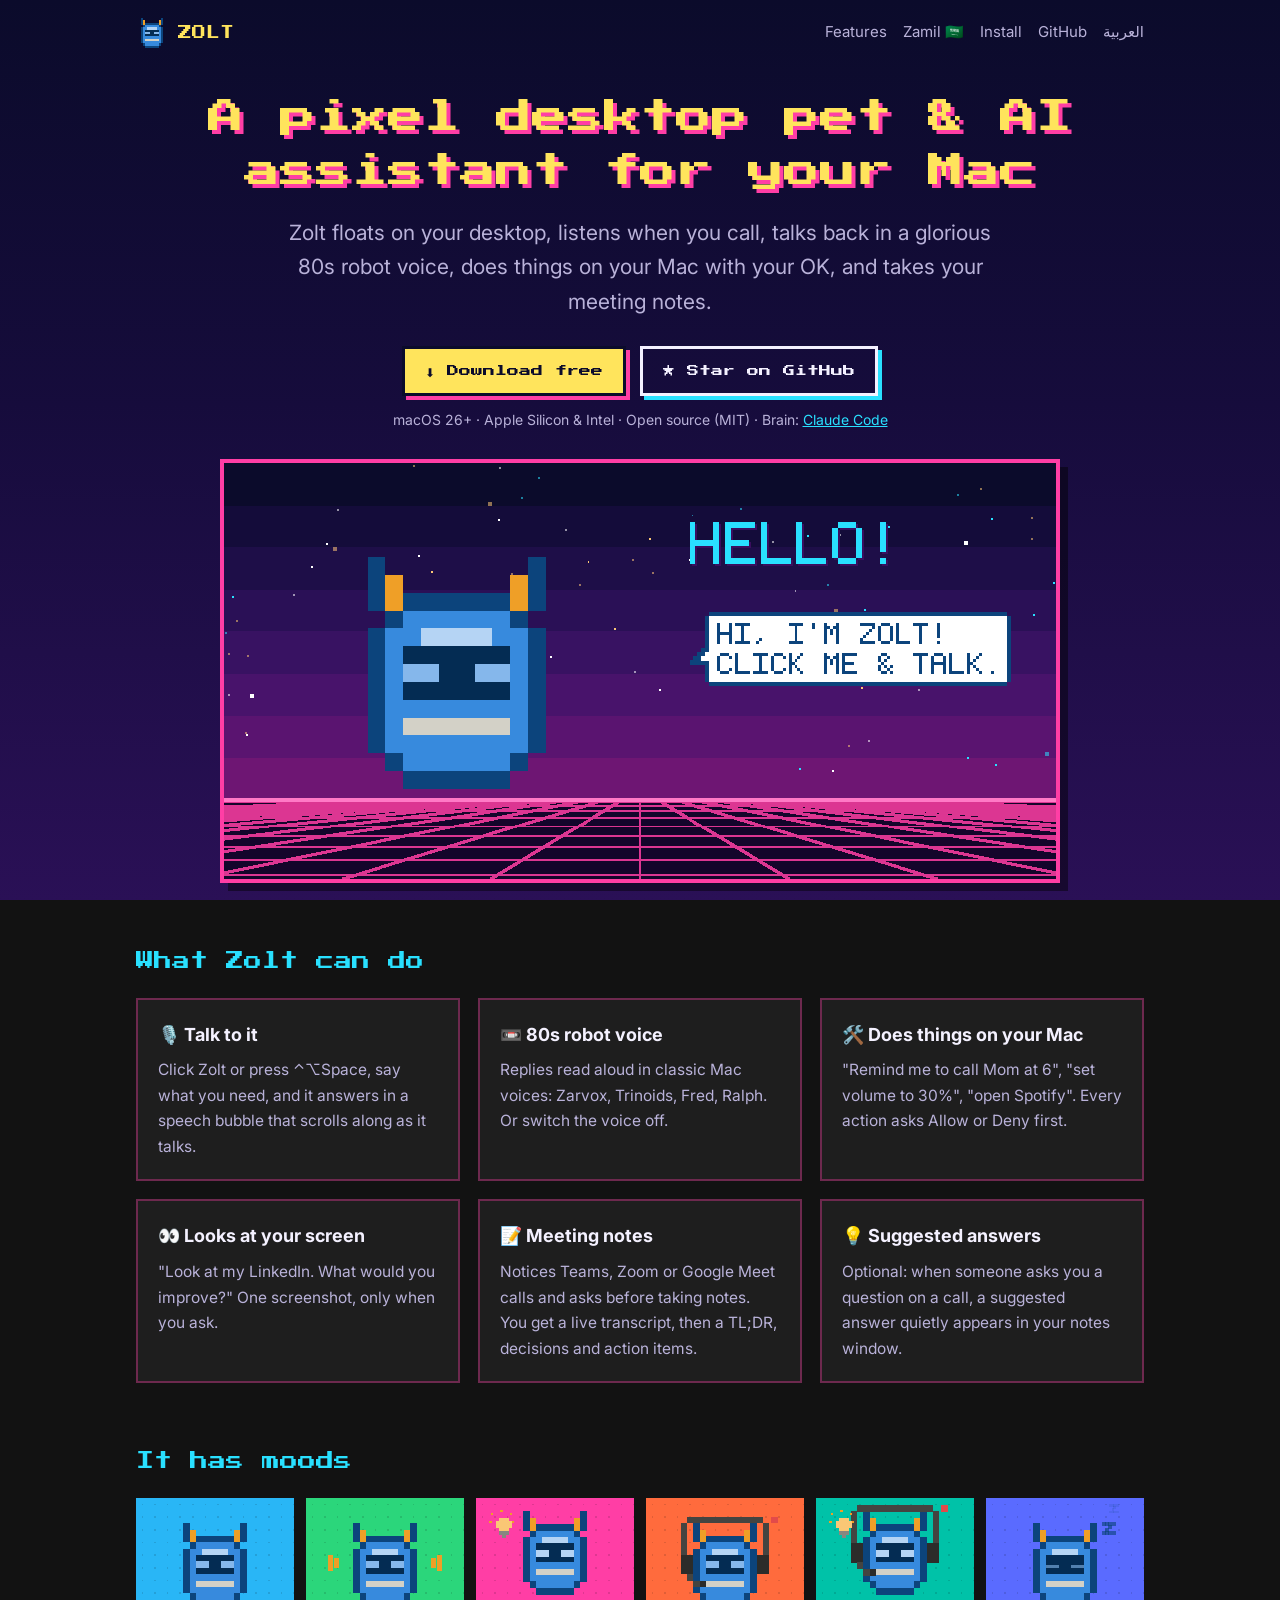
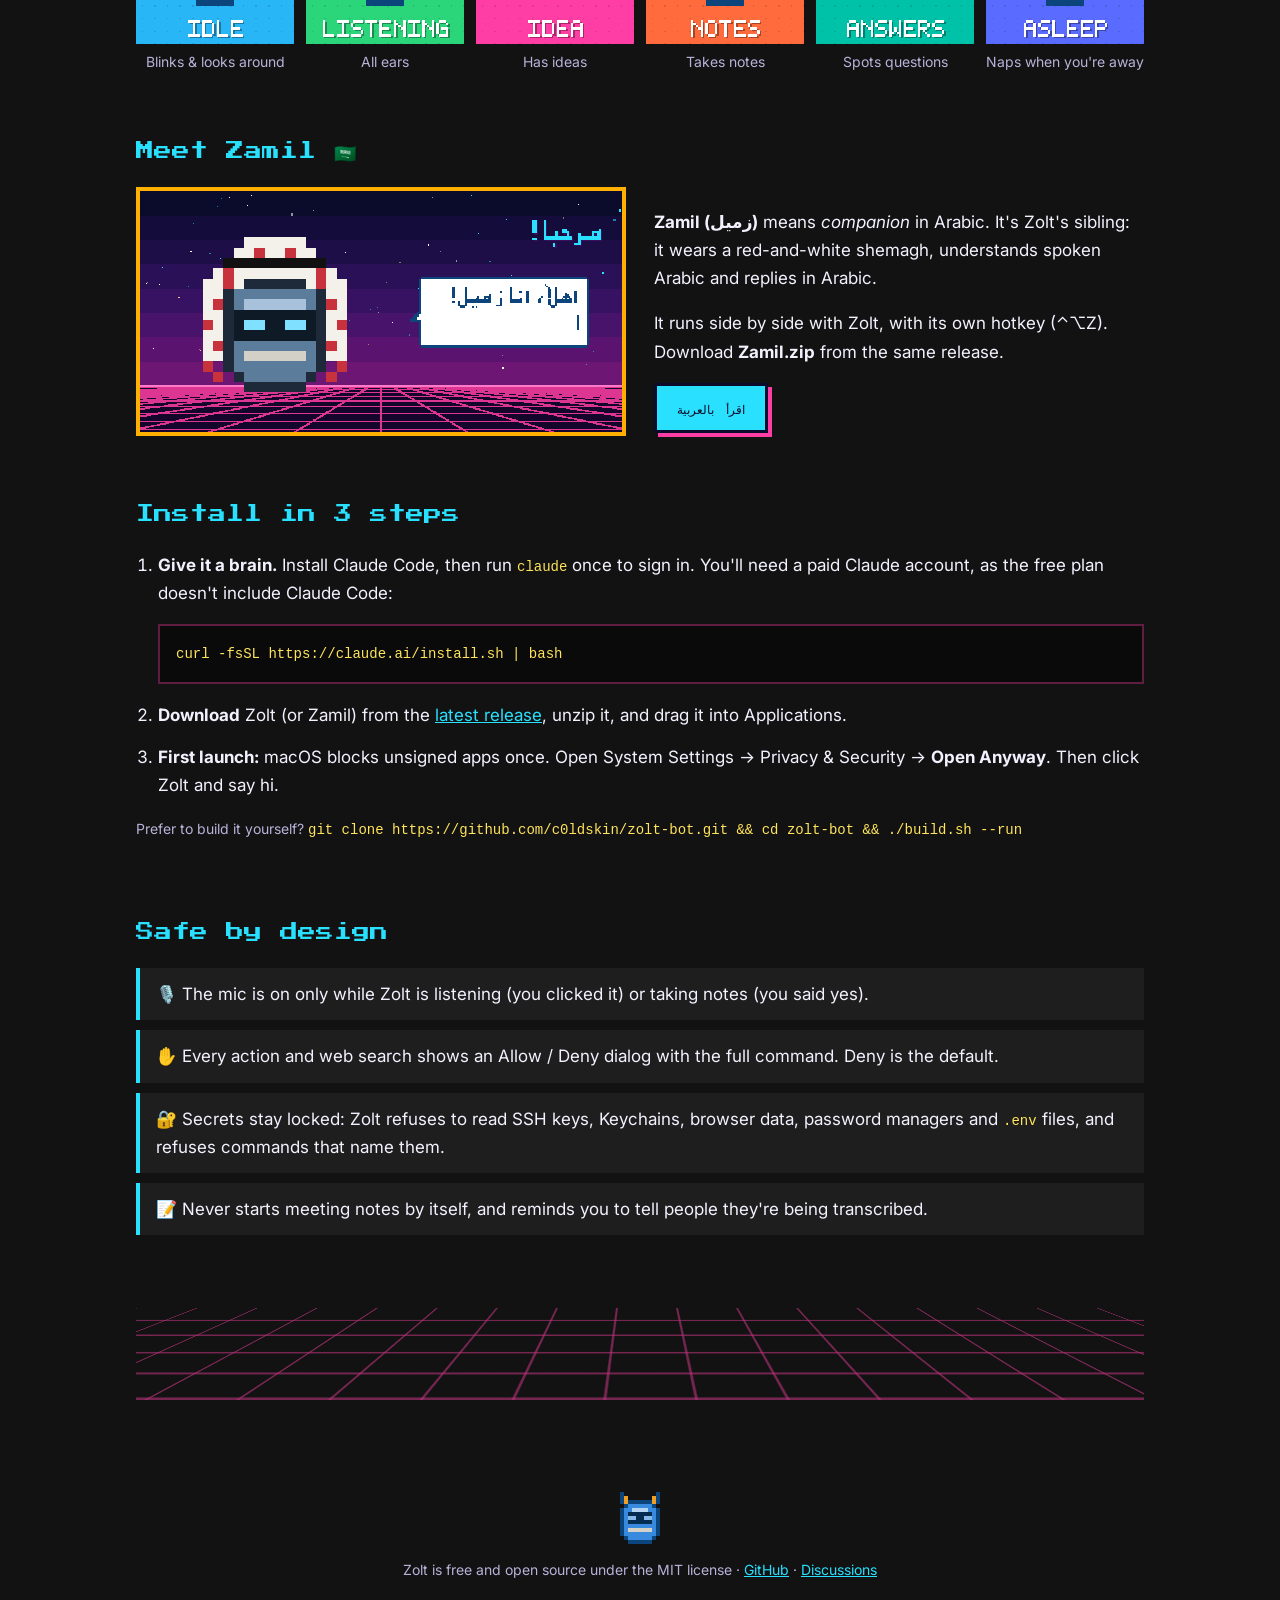
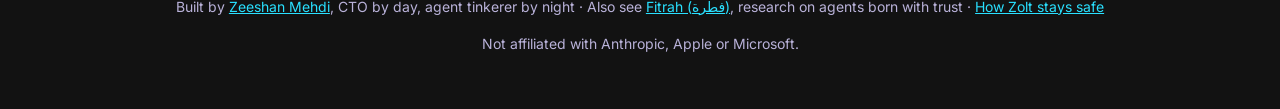
<file: docs/index.html>
<!doctype html>
<html lang="en">
<head>
  <meta charset="utf-8">
  <meta name="viewport" content="width=device-width, initial-scale=1">
  <title>Zolt: Pixel Desktop Pet &amp; AI Voice Assistant for macOS</title>
  <meta name="description" content="Zolt is a free, open-source pixel desktop pet and AI voice assistant for Mac. It talks in an 80s robot voice, does things on your Mac with your OK, and takes Teams, Zoom and Google Meet notes. Arabic version: Zamil.">
  <link rel="canonical" href="https://c0ldskin.github.io/zolt-bot/">
  <link rel="alternate" hreflang="en" href="https://c0ldskin.github.io/zolt-bot/">
  <link rel="alternate" hreflang="ar" href="https://c0ldskin.github.io/zolt-bot/ar/">
  <link rel="alternate" hreflang="x-default" href="https://c0ldskin.github.io/zolt-bot/">
  <meta property="og:type" content="website">
  <meta property="og:title" content="Zolt: a pixel desktop pet & AI assistant for macOS">
  <meta property="og:description" content="Talks in an 80s robot voice, does things on your Mac (with your OK) and takes your meeting notes. Free and open source.">
  <meta property="og:image" content="https://c0ldskin.github.io/zolt-bot/assets/banner.png">
  <meta property="og:url" content="https://c0ldskin.github.io/zolt-bot/">
  <meta name="twitter:card" content="summary_large_image">
  <meta name="theme-color" content="#0b0b2b">
  <link rel="icon" href="assets/zolt.png">
  <link rel="preconnect" href="https://fonts.googleapis.com">
  <link rel="preconnect" href="https://fonts.gstatic.com" crossorigin>
  <link href="https://fonts.googleapis.com/css2?family=Inter:wght@400;600;700&family=Press+Start+2P&display=swap" rel="stylesheet">
  <link rel="stylesheet" href="style.css">
  <script type="application/ld+json">
  {
    "@context": "https://schema.org",
    "@type": "SoftwareApplication",
    "name": "Zolt",
    "alternateName": "Zamil",
    "description": "A pixel desktop pet and AI voice assistant for macOS that talks, does things on your Mac with your permission, and takes meeting notes.",
    "applicationCategory": "UtilitiesApplication",
    "operatingSystem": "macOS 26 or later",
    "offers": { "@type": "Offer", "price": "0", "priceCurrency": "USD" },
    "downloadUrl": "https://github.com/c0ldskin/zolt-bot/releases/latest",
    "image": "https://c0ldskin.github.io/zolt-bot/assets/banner.png",
    "license": "https://opensource.org/licenses/MIT",
    "inLanguage": ["en", "ar"]
  }
  </script>
</head>
<body>
<div class="wrap">
  <nav>
    <a class="brand" href="./"><img src="assets/zolt.png" alt="">ZOLT</a>
    <div class="links">
      <a href="#features">Features</a>
      <a href="#zamil">Zamil 🇸🇦</a>
      <a href="#install">Install</a>
      <a href="https://github.com/c0ldskin/zolt-bot">GitHub</a>
      <a href="ar/" hreflang="ar" lang="ar">العربية</a>
    </div>
  </nav>

  <header class="hero">
    <h1>A pixel desktop pet &amp; AI assistant for your Mac</h1>
    <p class="tag">Zolt floats on your desktop, listens when you call, talks back in a glorious 80s robot voice, does things on your Mac with your OK, and takes your meeting notes.</p>
    <div class="buttons">
      <a class="btn" href="https://github.com/c0ldskin/zolt-bot/releases/latest">⬇ Download free</a>
      <a class="btn ghost" href="https://github.com/c0ldskin/zolt-bot">★ Star on GitHub</a>
    </div>
    <p class="note">macOS 26+ · Apple Silicon &amp; Intel · Open source (MIT) · Brain: <a href="https://claude.com/claude-code">Claude Code</a></p>
    <img class="shot" src="assets/hero.gif" width="840" height="420" alt="Zolt saying hi, listening, thinking, talking, having an idea, taking meeting notes and napping">
  </header>

  <section id="features">
    <h2>What Zolt can do</h2>
    <div class="grid">
      <div class="card"><h3>🎙️ Talk to it</h3><p>Click Zolt or press ⌃⌥Space, say what you need, and it answers in a speech bubble that scrolls along as it talks.</p></div>
      <div class="card"><h3>📼 80s robot voice</h3><p>Replies read aloud in classic Mac voices: Zarvox, Trinoids, Fred, Ralph. Or switch the voice off.</p></div>
      <div class="card"><h3>🛠️ Does things on your Mac</h3><p>"Remind me to call Mom at 6", "set volume to 30%", "open Spotify". Every action asks Allow or Deny first.</p></div>
      <div class="card"><h3>👀 Looks at your screen</h3><p>"Look at my LinkedIn. What would you improve?" One screenshot, only when you ask.</p></div>
      <div class="card"><h3>📝 Meeting notes</h3><p>Notices Teams, Zoom or Google Meet calls and asks before taking notes. You get a live transcript, then a TL;DR, decisions and action items.</p></div>
      <div class="card"><h3>💡 Suggested answers</h3><p>Optional: when someone asks you a question on a call, a suggested answer quietly appears in your notes window.</p></div>
    </div>
  </section>

  <section>
    <h2>It has moods</h2>
    <div class="moods">
      <figure><img src="assets/mood-idle.gif" width="200" height="184" alt="Zolt idle, blinking"><figcaption>Blinks &amp; looks around</figcaption></figure>
      <figure><img src="assets/mood-listening.gif" width="200" height="184" alt="Zolt listening"><figcaption>All ears</figcaption></figure>
      <figure><img src="assets/mood-idea.gif" width="200" height="184" alt="Zolt with an idea"><figcaption>Has ideas</figcaption></figure>
      <figure><img src="assets/mood-notes.gif" width="200" height="184" alt="Zolt taking meeting notes"><figcaption>Takes notes</figcaption></figure>
      <figure><img src="assets/mood-answers.gif" width="200" height="184" alt="Zolt suggesting an answer"><figcaption>Spots questions</figcaption></figure>
      <figure><img src="assets/mood-asleep.gif" width="200" height="184" alt="Zolt napping"><figcaption>Naps when you're away</figcaption></figure>
    </div>
  </section>

  <section id="zamil">
    <h2>Meet Zamil 🇸🇦</h2>
    <div class="duo">
      <img src="assets/zamil-hero.gif" width="840" height="420" alt="Zamil, Zolt's Arabic-speaking sibling, in a shemagh and agal">
      <div>
        <p><strong>Zamil (زميل)</strong> means <em>companion</em> in Arabic. It's Zolt's sibling: it wears a red-and-white shemagh, understands spoken Arabic and replies in Arabic.</p>
        <p>It runs side by side with Zolt, with its own hotkey (⌃⌥Z). Download <strong>Zamil.zip</strong> from the same release.</p>
        <div class="buttons" style="justify-content:flex-start"><a class="btn alt" href="ar/" hreflang="ar">اقرأ بالعربية</a></div>
      </div>
    </div>
  </section>

  <section id="install">
    <h2>Install in 3 steps</h2>
    <ol class="steps">
      <li><strong>Give it a brain.</strong> Install Claude Code, then run <code>claude</code> once to sign in. You'll need a paid Claude account, as the free plan doesn't include Claude Code:
        <pre><code>curl -fsSL https://claude.ai/install.sh | bash</code></pre></li>
      <li><strong>Download</strong> Zolt (or Zamil) from the <a href="https://github.com/c0ldskin/zolt-bot/releases/latest">latest release</a>, unzip it, and drag it into Applications.</li>
      <li><strong>First launch:</strong> macOS blocks unsigned apps once. Open System Settings → Privacy &amp; Security → <strong>Open Anyway</strong>. Then click Zolt and say hi.</li>
    </ol>
    <p class="note">Prefer to build it yourself? <code>git clone https://github.com/c0ldskin/zolt-bot.git &amp;&amp; cd zolt-bot &amp;&amp; ./build.sh --run</code></p>
  </section>

  <section>
    <h2>Safe by design</h2>
    <ul class="safe">
      <li>🎙️ The mic is on only while Zolt is listening (you clicked it) or taking notes (you said yes).</li>
      <li>✋ Every action and web search shows an Allow / Deny dialog with the full command. Deny is the default.</li>
      <li>🔐 Secrets stay locked: Zolt refuses to read SSH keys, Keychains, browser data, password managers and <code>.env</code> files, and refuses commands that name them.</li>
      <li>📝 Never starts meeting notes by itself, and reminds you to tell people they're being transcribed.</li>
    </ul>
  </section>

  <div class="floor" aria-hidden="true"><div class="grid-floor"></div></div>
  <footer>
    <img src="assets/zolt.png" width="56" height="52" alt="">
    <p>Zolt is free and open source under the MIT license · <a href="https://github.com/c0ldskin/zolt-bot">GitHub</a> · <a href="https://github.com/c0ldskin/zolt-bot/discussions">Discussions</a></p>
    <p>Built by <a href="https://github.com/c0ldskin">Zeeshan Mehdi</a>, CTO by day, agent tinkerer by night · Also see <a href="https://c0ldskin.github.io/fitrah/">Fitrah (فطرة)</a>, research on agents born with trust · <a href="https://github.com/c0ldskin/zolt-bot/blob/main/SAFETY.md">How Zolt stays safe</a></p>
    <p>Not affiliated with Anthropic, Apple or Microsoft.</p>
  </footer>
</div>
</body>
</html>
</file>
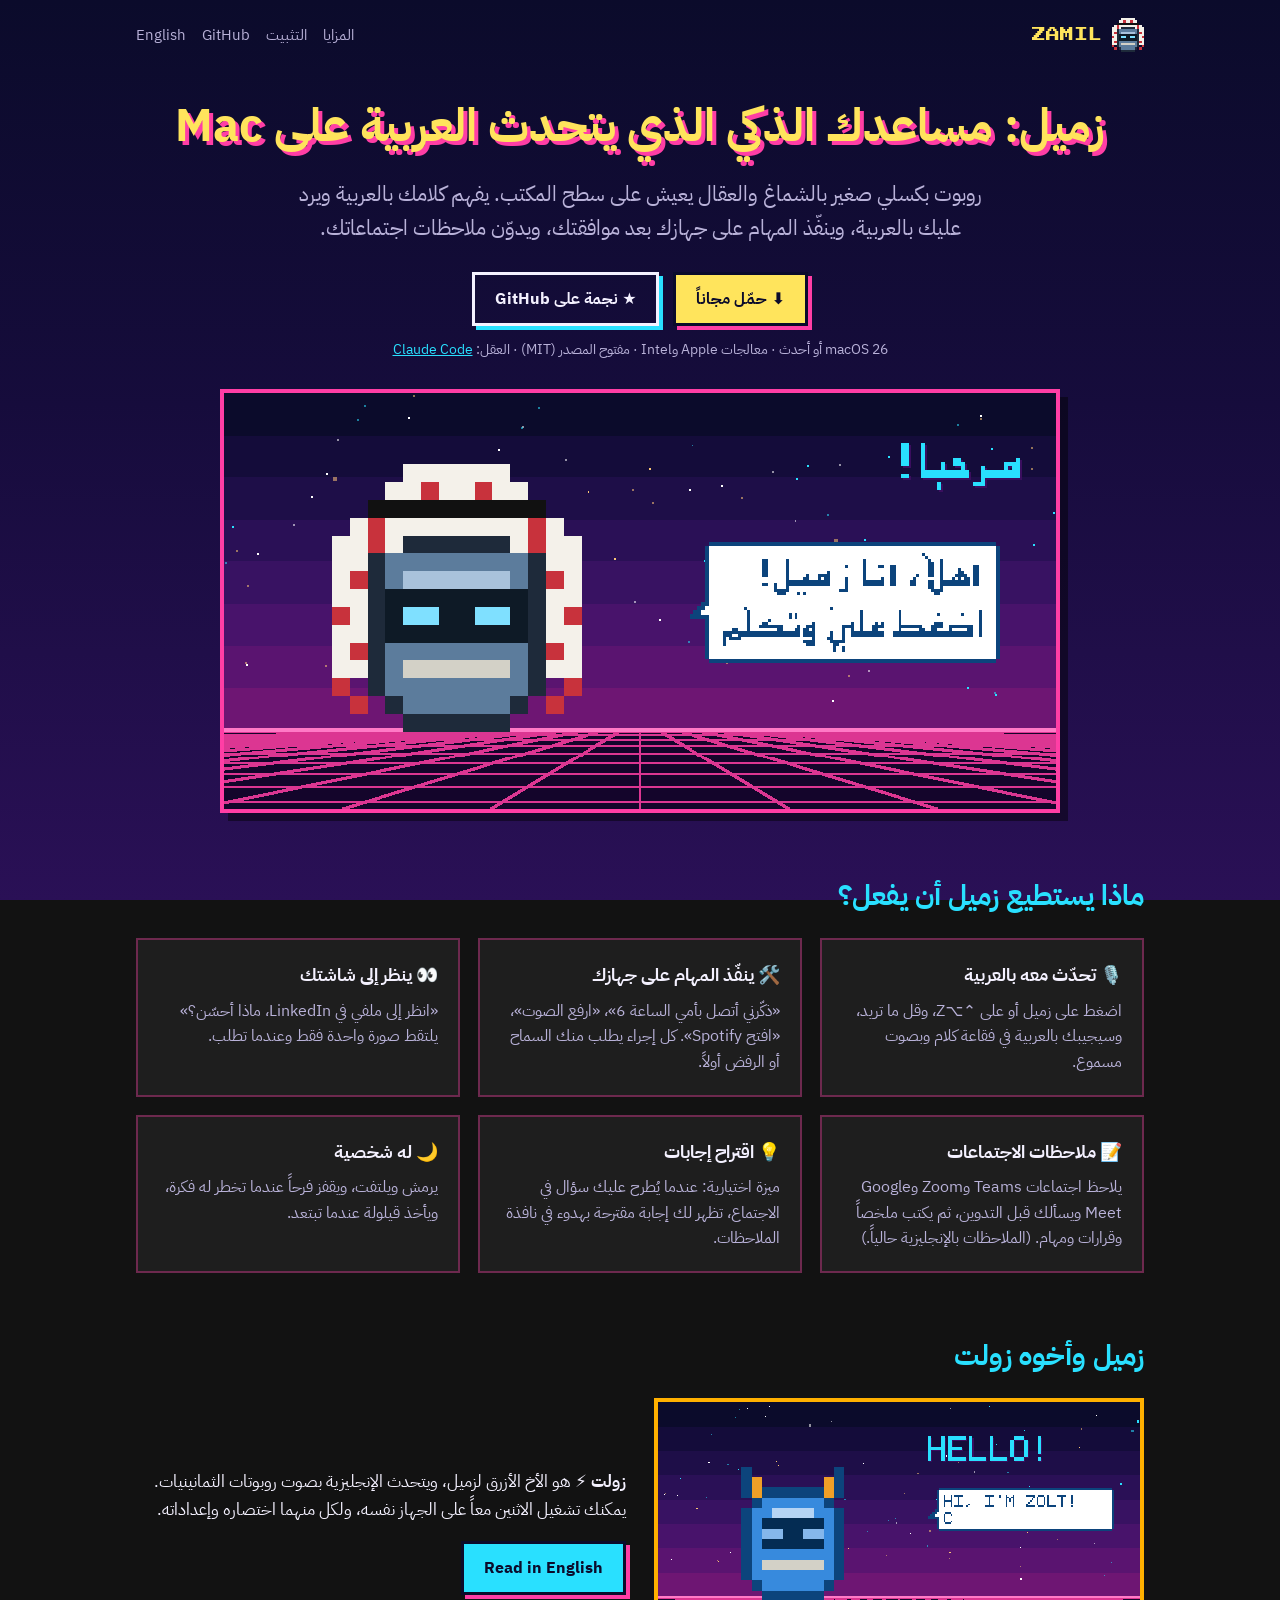
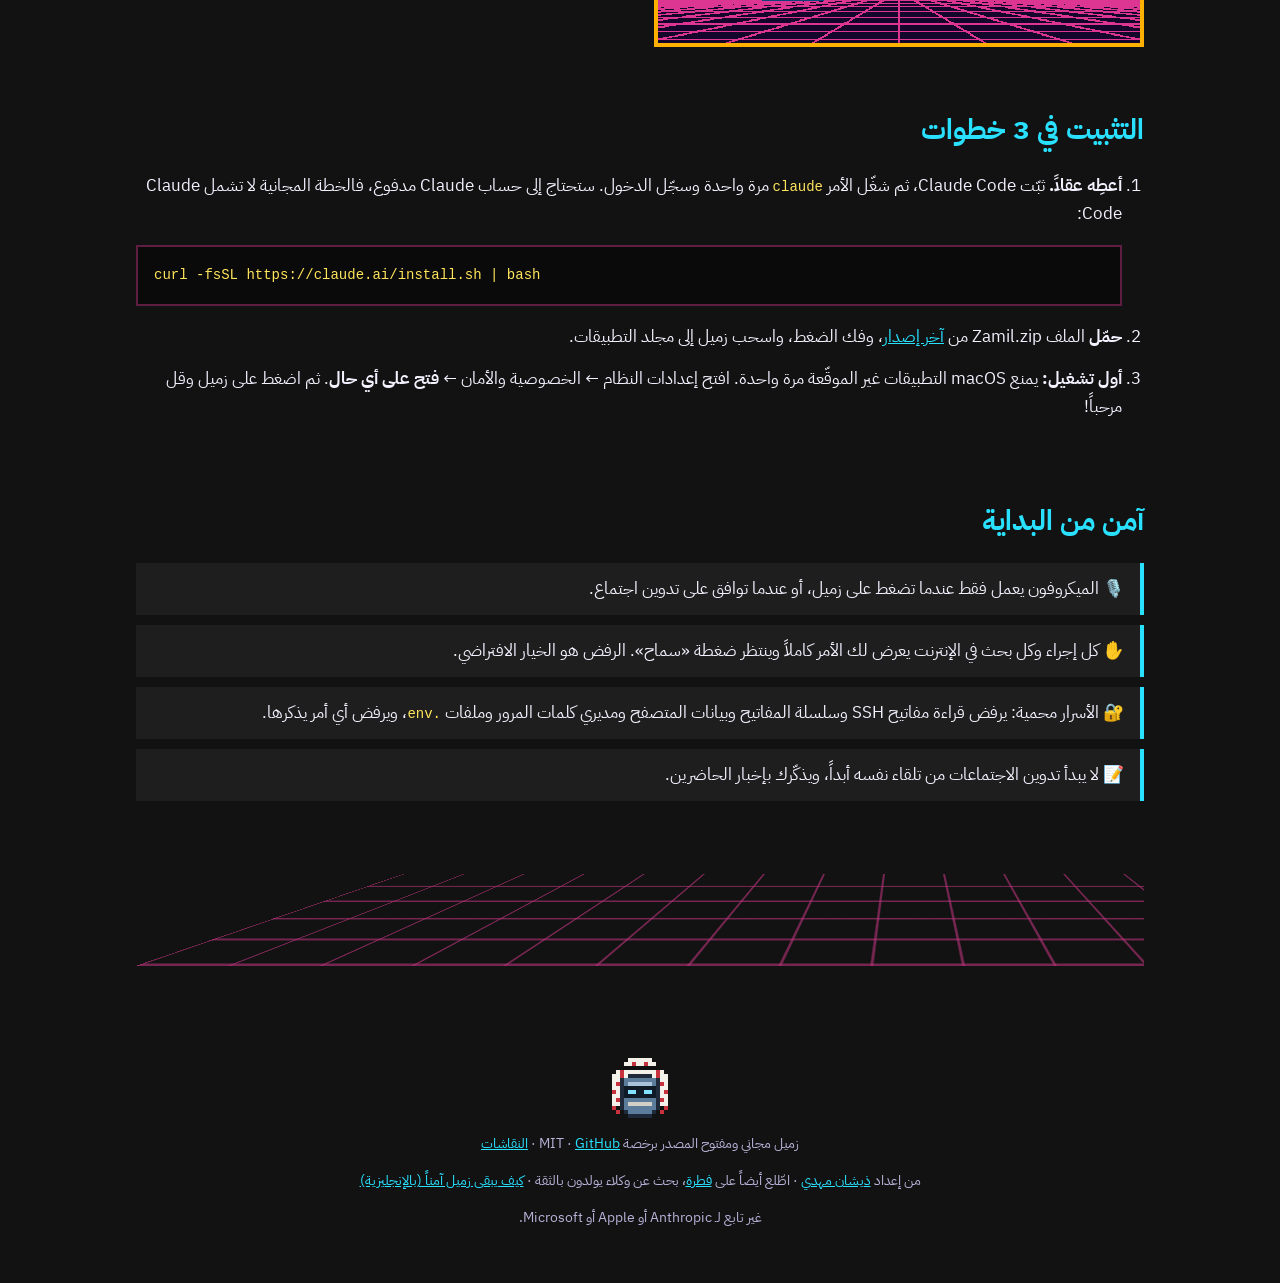
<file: docs/ar/index.html>
<!doctype html>
<html lang="ar" dir="rtl">
<head>
  <meta charset="utf-8">
  <meta name="viewport" content="width=device-width, initial-scale=1">
  <title>زميل: روبوت بكسلي ومساعد صوتي ذكي يتحدث العربية على Mac</title>
  <meta name="description" content="زميل مساعد صوتي ذكي مجاني ومفتوح المصدر على شكل روبوت بكسلي لجهاز Mac. يفهم كلامك بالعربية ويرد بالعربية، وينفّذ المهام على جهازك بعد موافقتك، ويدوّن ملاحظات اجتماعات Teams وZoom وGoogle Meet.">
  <link rel="canonical" href="https://c0ldskin.github.io/zolt-bot/ar/">
  <link rel="alternate" hreflang="en" href="https://c0ldskin.github.io/zolt-bot/">
  <link rel="alternate" hreflang="ar" href="https://c0ldskin.github.io/zolt-bot/ar/">
  <link rel="alternate" hreflang="x-default" href="https://c0ldskin.github.io/zolt-bot/">
  <meta property="og:type" content="website">
  <meta property="og:locale" content="ar_SA">
  <meta property="og:title" content="زميل: مساعد ذكي يتحدث العربية على Mac">
  <meta property="og:description" content="روبوت بكسلي يفهم العربية ويرد بالعربية، ينفّذ المهام بعد موافقتك ويدوّن ملاحظات الاجتماعات. مجاني ومفتوح المصدر.">
  <meta property="og:image" content="https://c0ldskin.github.io/zolt-bot/assets/zamil-banner.png">
  <meta property="og:url" content="https://c0ldskin.github.io/zolt-bot/ar/">
  <meta name="twitter:card" content="summary_large_image">
  <meta name="theme-color" content="#0b0b2b">
  <link rel="icon" href="../assets/zamil.png">
  <link rel="preconnect" href="https://fonts.googleapis.com">
  <link rel="preconnect" href="https://fonts.gstatic.com" crossorigin>
  <link href="https://fonts.googleapis.com/css2?family=IBM+Plex+Sans+Arabic:wght@400;600;700&family=Press+Start+2P&display=swap" rel="stylesheet">
  <link rel="stylesheet" href="../style.css">
  <script type="application/ld+json">
  {
    "@context": "https://schema.org",
    "@type": "SoftwareApplication",
    "name": "زميل (Zamil)",
    "description": "مساعد صوتي ذكي على شكل روبوت بكسلي لجهاز Mac يتحدث العربية.",
    "applicationCategory": "UtilitiesApplication",
    "operatingSystem": "macOS 26 أو أحدث",
    "offers": { "@type": "Offer", "price": "0", "priceCurrency": "USD" },
    "downloadUrl": "https://github.com/c0ldskin/zolt-bot/releases/latest",
    "image": "https://c0ldskin.github.io/zolt-bot/assets/zamil-banner.png",
    "license": "https://opensource.org/licenses/MIT",
    "inLanguage": "ar"
  }
  </script>
</head>
<body>
<div class="wrap">
  <nav>
    <a class="brand" href="./"><img src="../assets/zamil.png" alt="">ZAMIL</a>
    <div class="links">
      <a href="#features">المزايا</a>
      <a href="#install">التثبيت</a>
      <a href="https://github.com/c0ldskin/zolt-bot/blob/main/README.ar.md">GitHub</a>
      <a href="../" hreflang="en" lang="en">English</a>
    </div>
  </nav>

  <header class="hero">
    <h1>زميل: مساعدك الذكي الذي يتحدث العربية على Mac</h1>
    <p class="tag">روبوت بكسلي صغير بالشماغ والعقال يعيش على سطح المكتب. يفهم كلامك بالعربية ويرد عليك بالعربية، وينفّذ المهام على جهازك بعد موافقتك، ويدوّن ملاحظات اجتماعاتك.</p>
    <div class="buttons">
      <a class="btn" href="https://github.com/c0ldskin/zolt-bot/releases/latest">⬇ حمّل مجاناً</a>
      <a class="btn ghost" href="https://github.com/c0ldskin/zolt-bot">★ نجمة على GitHub</a>
    </div>
    <p class="note">macOS 26 أو أحدث · معالجات Apple وIntel · مفتوح المصدر (MIT) · العقل: <a href="https://claude.com/claude-code">Claude Code</a></p>
    <img class="shot" src="../assets/zamil-hero.gif" width="840" height="420" alt="زميل يرحّب ويستمع ويفكر ويتكلم ويدوّن ملاحظات الاجتماع ويأخذ قيلولة">
  </header>

  <section id="features">
    <h2>ماذا يستطيع زميل أن يفعل؟</h2>
    <div class="grid">
      <div class="card"><h3>🎙️ تحدّث معه بالعربية</h3><p>اضغط على زميل أو على ⌃⌥Z، وقل ما تريد، وسيجيبك بالعربية في فقاعة كلام وبصوت مسموع.</p></div>
      <div class="card"><h3>🛠️ ينفّذ المهام على جهازك</h3><p>«ذكّرني أتصل بأمي الساعة 6»، «ارفع الصوت»، «افتح Spotify». كل إجراء يطلب منك السماح أو الرفض أولاً.</p></div>
      <div class="card"><h3>👀 ينظر إلى شاشتك</h3><p>«انظر إلى ملفي في LinkedIn، ماذا أحسّن؟» يلتقط صورة واحدة فقط وعندما تطلب.</p></div>
      <div class="card"><h3>📝 ملاحظات الاجتماعات</h3><p>يلاحظ اجتماعات Teams وZoom وGoogle Meet ويسألك قبل التدوين، ثم يكتب ملخصاً وقرارات ومهام. (الملاحظات بالإنجليزية حالياً.)</p></div>
      <div class="card"><h3>💡 اقتراح إجابات</h3><p>ميزة اختيارية: عندما يُطرح عليك سؤال في الاجتماع، تظهر لك إجابة مقترحة بهدوء في نافذة الملاحظات.</p></div>
      <div class="card"><h3>🌙 له شخصية</h3><p>يرمش ويلتفت، ويقفز فرحاً عندما تخطر له فكرة، ويأخذ قيلولة عندما تبتعد.</p></div>
    </div>
  </section>

  <section>
    <h2>زميل وأخوه زولت</h2>
    <div class="duo">
      <img src="../assets/hero.gif" width="840" height="420" alt="زولت، الروبوت الأزرق الذي يتحدث الإنجليزية">
      <div>
        <p><strong>زولت</strong> ⚡ هو الأخ الأزرق لزميل، ويتحدث الإنجليزية بصوت روبوتات الثمانينيات. يمكنك تشغيل الاثنين معاً على الجهاز نفسه، ولكل منهما اختصاره وإعداداته.</p>
        <div class="buttons" style="justify-content:flex-start"><a class="btn alt" href="../" hreflang="en">Read in English</a></div>
      </div>
    </div>
  </section>

  <section id="install">
    <h2>التثبيت في 3 خطوات</h2>
    <ol class="steps">
      <li><strong>أعطِه عقلاً.</strong> ثبّت Claude Code، ثم شغّل الأمر <code>claude</code> مرة واحدة وسجّل الدخول. ستحتاج إلى حساب Claude مدفوع، فالخطة المجانية لا تشمل Claude Code:
        <pre><code>curl -fsSL https://claude.ai/install.sh | bash</code></pre></li>
      <li><strong>حمّل</strong> الملف Zamil.zip من <a href="https://github.com/c0ldskin/zolt-bot/releases/latest">آخر إصدار</a>، وفك الضغط، واسحب زميل إلى مجلد التطبيقات.</li>
      <li><strong>أول تشغيل:</strong> يمنع macOS التطبيقات غير الموقّعة مرة واحدة. افتح إعدادات النظام ← الخصوصية والأمان ← <strong>فتح على أي حال</strong>. ثم اضغط على زميل وقل مرحباً!</li>
    </ol>
  </section>

  <section>
    <h2>آمن من البداية</h2>
    <ul class="safe">
      <li>🎙️ الميكروفون يعمل فقط عندما تضغط على زميل، أو عندما توافق على تدوين اجتماع.</li>
      <li>✋ كل إجراء وكل بحث في الإنترنت يعرض لك الأمر كاملاً وينتظر ضغطة «سماح». الرفض هو الخيار الافتراضي.</li>
      <li>🔐 الأسرار محمية: يرفض قراءة مفاتيح SSH وسلسلة المفاتيح وبيانات المتصفح ومديري كلمات المرور وملفات <code>.env</code>، ويرفض أي أمر يذكرها.</li>
      <li>📝 لا يبدأ تدوين الاجتماعات من تلقاء نفسه أبداً، ويذكّرك بإخبار الحاضرين.</li>
    </ul>
  </section>

  <div class="floor" aria-hidden="true"><div class="grid-floor"></div></div>
  <footer>
    <img src="../assets/zamil.png" width="56" height="60" alt="">
    <p>زميل مجاني ومفتوح المصدر برخصة MIT · <a href="https://github.com/c0ldskin/zolt-bot">GitHub</a> · <a href="https://github.com/c0ldskin/zolt-bot/discussions">النقاشات</a></p>
    <p>من إعداد <a href="https://github.com/c0ldskin">ذيشان مهدي</a> · اطّلع أيضاً على <a href="https://c0ldskin.github.io/fitrah/ar/">فطرة</a>، بحث عن وكلاء يولدون بالثقة · <a href="https://github.com/c0ldskin/zolt-bot/blob/main/SAFETY.md">كيف يبقى زميل آمناً (بالإنجليزية)</a></p>
    <p>غير تابع لـ Anthropic أو Apple أو Microsoft.</p>
  </footer>
</div>
</body>
</html>
</file>
<file: docs/style.css>
:root {
  color-scheme: dark;
  --night: #0b0b2b;
  --night-2: #160c3c;
  --purple: #2a1056;
  --pink: #ff3ea5;
  --cyan: #29e0ff;
  --amber: #ffb000;
  --sun: #ffe45c;
  --ink: #f4f1ff;
  --muted: #b9b2d9;
  --card: rgba(255, 255, 255, 0.05);
  --line: rgba(255, 62, 165, 0.35);
  --pixel: "Press Start 2P", ui-monospace, monospace;
  --body: "Inter", system-ui, -apple-system, sans-serif;
}
[lang="ar"] { --body: "IBM Plex Sans Arabic", "Geeza Pro", system-ui, sans-serif; }

* { box-sizing: border-box; }
html { scroll-behavior: smooth; }
body {
  margin: 0;
  background: linear-gradient(180deg, var(--night) 0%, var(--night-2) 45%, var(--purple) 100%);
  background-attachment: fixed;
  color: var(--ink);
  font: 17px/1.65 var(--body);
}
.floor { overflow: hidden; } /* The tilted grid floor is wider than the page. */
p code { overflow-wrap: anywhere; }
a { color: var(--cyan); }
img { max-width: 100%; height: auto; display: block; image-rendering: pixelated; }
.wrap { max-width: 1040px; margin: 0 auto; padding: 0 16px; }

nav { display: flex; justify-content: space-between; align-items: center; padding: 18px 0; gap: 12px; }
nav .brand { font: 14px var(--pixel); color: var(--sun); text-decoration: none; display: flex; align-items: center; gap: 10px; }
nav .brand img { width: 32px; }
nav .links { display: flex; gap: 16px; flex-wrap: wrap; font-size: 15px; }
nav .links a { color: var(--muted); text-decoration: none; }
nav .links a:hover { color: var(--ink); }

.hero { text-align: center; padding: 24px 0 8px; }
.hero h1 { font: clamp(20px, 4.2vw, 36px)/1.5 var(--pixel); margin: 0 0 18px; color: var(--sun); text-shadow: 4px 4px 0 var(--pink); }
[lang="ar"] .hero h1 { font: 700 clamp(28px, 5vw, 46px)/1.4 var(--body); }
.hero p.tag { font-size: clamp(17px, 2.2vw, 21px); color: var(--muted); max-width: 720px; margin: 0 auto 26px; }
.hero .shot { margin: 28px auto 0; border: 4px solid var(--pink); box-shadow: 8px 8px 0 rgba(0, 0, 0, 0.45); }

.buttons { display: flex; gap: 14px; justify-content: center; flex-wrap: wrap; }
.btn {
  font: 12px/1 var(--pixel); text-decoration: none; padding: 16px 20px; color: var(--night);
  background: var(--sun); border: 3px solid var(--night); box-shadow: 4px 4px 0 var(--pink);
  transition: transform 0.08s, box-shadow 0.08s;
}
[lang="ar"] .btn { font: 700 16px/1 var(--body); }
.btn:hover { transform: translate(-2px, -2px); box-shadow: 6px 6px 0 var(--pink); }
.btn.alt { background: var(--cyan); }
.btn.ghost { background: transparent; color: var(--ink); border-color: var(--ink); box-shadow: 4px 4px 0 var(--cyan); }
.note { font-size: 14px; color: var(--muted); margin-top: 12px; }

section { padding: 56px 0 8px; }
h2 { font: 18px/1.6 var(--pixel); color: var(--cyan); margin: 0 0 22px; }
[lang="ar"] h2 { font: 700 28px/1.4 var(--body); }

.grid { display: grid; grid-template-columns: repeat(auto-fit, minmax(240px, 1fr)); gap: 18px; }
.card { background: var(--card); border: 2px solid var(--line); padding: 20px; }
.card h3 { margin: 0 0 8px; font-size: 18px; }
.card p { margin: 0; color: var(--muted); font-size: 15.5px; }

.moods { display: grid; grid-template-columns: repeat(auto-fit, minmax(140px, 1fr)); gap: 12px; }
.moods figure { margin: 0; text-align: center; }
.moods figcaption { font-size: 14px; color: var(--muted); margin-top: 6px; }

.duo { display: grid; grid-template-columns: 1fr 1fr; gap: 28px; align-items: center; }
.duo img { border: 4px solid var(--amber); }
@media (max-width: 760px) { .duo { grid-template-columns: 1fr; } }

ol.steps { padding-inline-start: 22px; }
ol.steps li { margin-bottom: 14px; }
pre { background: rgba(0, 0, 0, 0.45); border: 2px solid var(--line); padding: 14px 16px; overflow-x: auto; direction: ltr; text-align: left; }
code { font: 14px ui-monospace, SFMono-Regular, Menlo, monospace; color: var(--sun); }

ul.safe { list-style: none; padding: 0; display: grid; gap: 10px; }
ul.safe li { background: var(--card); border-inline-start: 4px solid var(--cyan); padding: 12px 16px; }

footer { text-align: center; padding: 64px 0 40px; color: var(--muted); font-size: 14px; }
footer img { width: 56px; margin: 0 auto 12px; }

.grid-floor {
  height: 120px; margin-top: 48px;
  background:
    linear-gradient(transparent 0 0),
    repeating-linear-gradient(90deg, rgba(255, 62, 165, 0.6) 0 2px, transparent 2px 60px),
    repeating-linear-gradient(0deg, rgba(255, 62, 165, 0.6) 0 2px, transparent 2px 24px);
  transform: perspective(300px) rotateX(60deg);
  transform-origin: top;
  opacity: 0.7;
}
</file>
